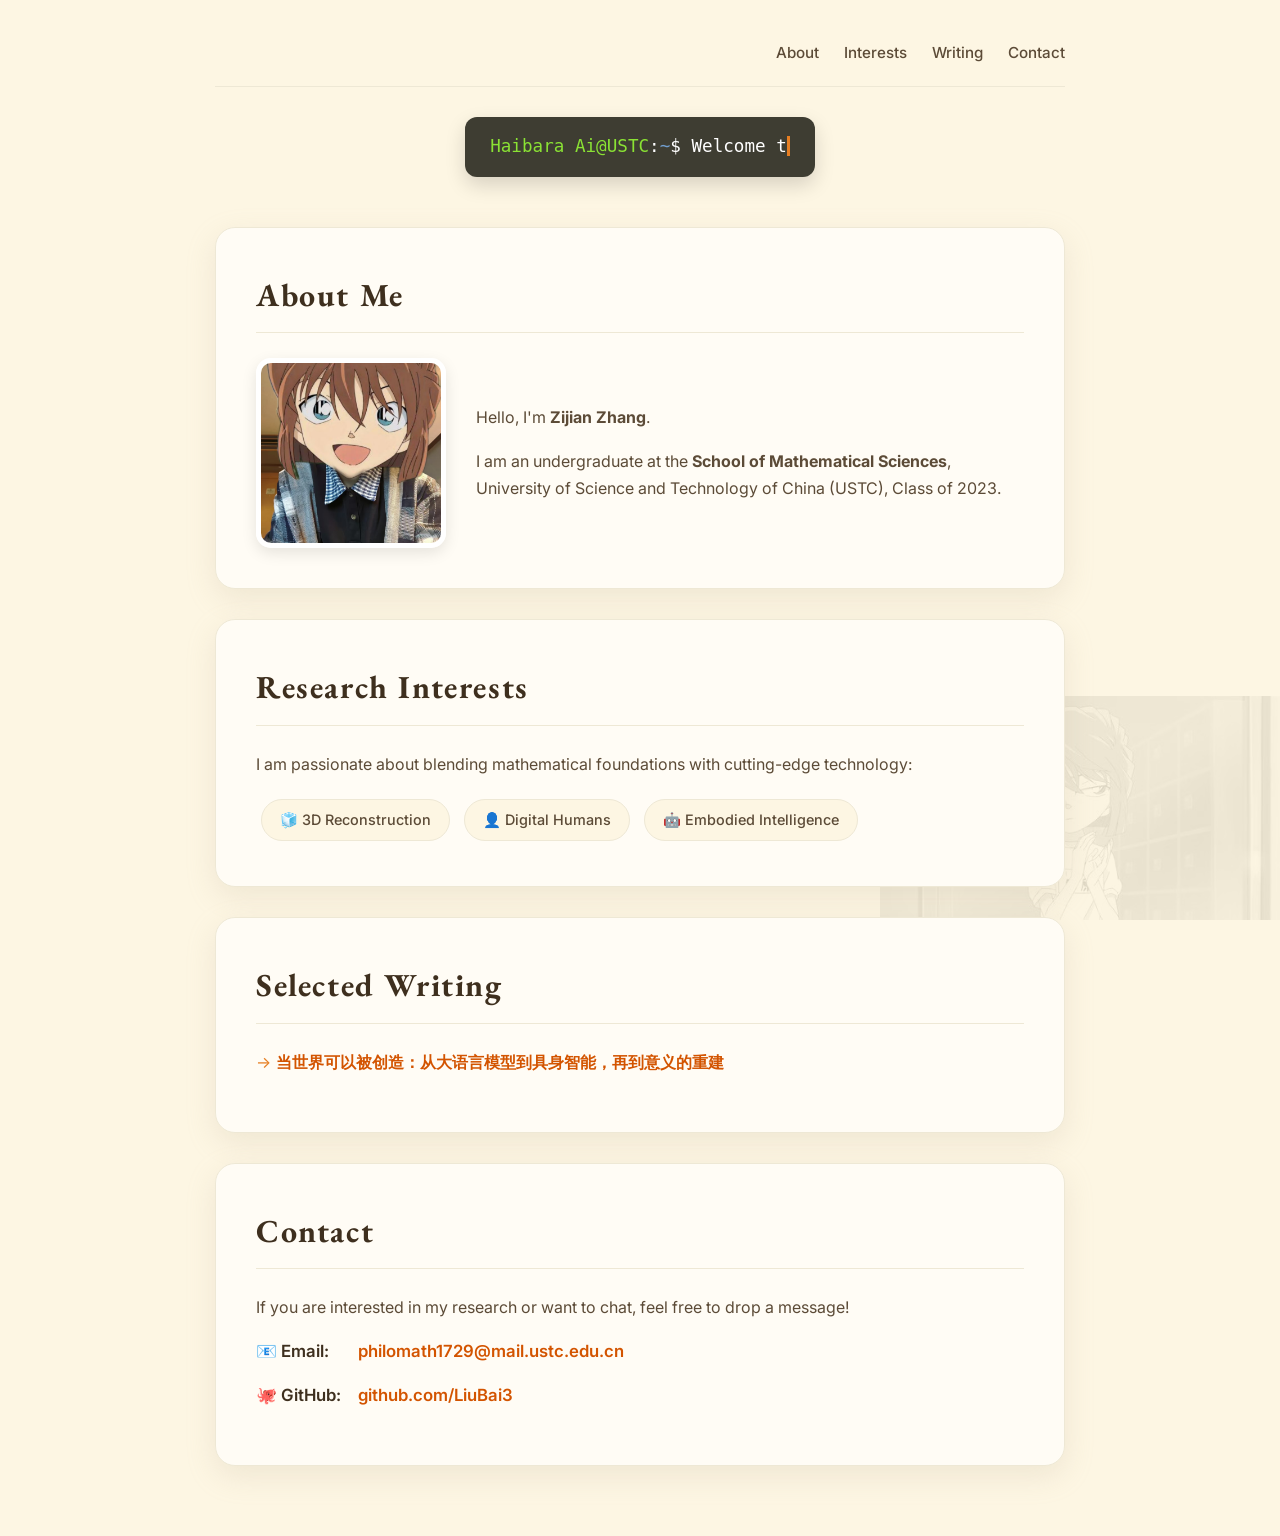
<file: index.html>
<!DOCTYPE html>
<html lang="en">
<head>
    <meta charset="UTF-8">
    <meta name="viewport" content="width=device-width, initial-scale=1.0">
    <title>Zijian Zhang</title>
    <!-- 引入 Google 字体：EB Garamond 用于标题，Inter 用于正文 -->
    <link href="https://fonts.googleapis.com/css2?family=EB+Garamond:ital,wght@0,400..800;1,400..800&family=Inter:wght@300;400;600&display=swap" rel="stylesheet">
    <style>
        /* --- 1. 核心颜色与变量定义 --- */
        :root {
            --bg-color: #fdf6e3;       /* 温暖的米金底色 */
            --card-bg: #fffcf5;        /* 更亮的奶油白卡片色 */
            --text-color: #5c4b37;     /* 深褐色正文 */
            --header-color: #3e2f1e;   /* 标题深咖色 */
            --accent-color: #e67e22;   /* 橙色光标/装饰 */
            --link-color: #d35400;     /* 链接橙色 */
            --border-color: #eee8d5;   /* 浅色边框 */
            --shadow: 0 10px 30px rgba(184, 172, 145, 0.2); /* 柔和暖色阴影 */
        }

        /* --- 2. 基础页面设置 --- */
        html {
            scroll-behavior: smooth;   /* 启用平滑滚动特效 */
        }

        body {
            font-family: 'Inter', -apple-system, sans-serif;
            background-color: var(--bg-color);
            color: var(--text-color);
            line-height: 1.7;
            max-width: 850px;
            margin: 0 auto;
            padding: 20px 20px 40px 20px; /* 调整顶部间距以适配导航栏 */
            transition: all 0.3s ease;
        }

        /* --- 3. 导航栏样式 --- */
        .navbar {
            display: flex;
            justify-content: flex-end;
            gap: 25px;
            padding: 20px 0;
            margin-bottom: 30px;
            border-bottom: 1px solid var(--border-color);
        }

        .navbar a {
            color: var(--text-color);
            font-weight: 500;
            font-size: 0.95em;
            transition: color 0.2s ease;
        }

        .navbar a:hover {
            color: var(--link-color);
            text-decoration: none;
        }

        /* --- 4. 终端打字机特效区域 --- */
        header {
            margin-bottom: 50px;
            text-align: center;
        }

        .terminal-container {
            display: inline-block;
            background-color: #3e3d32; /* 经典深色终端背景 */
            color: #f8f8f2;
            font-family: 'Ubuntu Mono', 'DejaVu Sans Mono', 'Liberation Mono', 'Courier New', monospace;
            padding: 15px 25px;
            border-radius: 12px;
            box-shadow: 0 8px 20px rgba(0,0,0,0.15);
            font-size: 1.1em;
            text-align: left;
        }

        .terminal-user,
        .terminal-host {
            color: #8ae234; /* 终端经典绿色 */
        }

        .terminal-separator {
            color: #ffffff; /* 冒号和美元符号白色 */
        }

        .terminal-tilde {
            color: #729fcf; /* ~ 蓝色 */
        }

        .terminal-text {
            color: #ffffff; /* welcome 信息白色 */
            border-right: 3px solid var(--accent-color);
            animation: blink-caret .75s step-end infinite;
            white-space: pre-wrap;
        }

        @keyframes blink-caret {
            from, to { border-color: transparent }
            50% { border-color: var(--accent-color); }
        }

        /* --- 5. 模块卡片化设计 --- */
        section {
            background-color: var(--card-bg);
            border: 1px solid var(--border-color);
            border-radius: 20px; /* 圆润的长方形卡片 */
            padding: 40px;
            margin-bottom: 30px;
            box-shadow: var(--shadow);
            transition: transform 0.3s ease, box-shadow 0.3s ease;
        }

        /* 鼠标悬停卡片稍微浮起 */
        section:hover {
            transform: translateY(-5px);
            box-shadow: 0 15px 35px rgba(184, 172, 145, 0.3);
        }

        h2 {
            font-family: 'EB Garamond', serif;
            font-size: 2em;
            color: var(--header-color);
            margin-top: 0;
            margin-bottom: 25px;
            border-bottom: 1px solid var(--border-color);
            padding-bottom: 10px;
            letter-spacing: 0.05em;
        }

        /* --- 6. 个人照片布局 --- */
        .profile-container {
            display: flex;
            align-items: center;
            gap: 30px;
            flex-wrap: wrap;
        }

        .profile-pic {
            width: 180px;
            height: 180px;
            border-radius: 15px; /* 柔和的方圆角 */
            object-fit: cover;
            border: 5px solid #fff;
            box-shadow: 0 5px 15px rgba(0,0,0,0.1);
        }

        .intro-text {
            flex: 1;
            min-width: 250px;
        }

        /* --- 7. 列表与交互元素 --- */
        ul {
            list-style: none;
            padding: 0;
        }

        .interest-item {
            display: inline-block;
            background-color: var(--bg-color);
            margin: 5px;
            padding: 8px 18px;
            border-radius: 30px;
            font-size: 0.9em;
            border: 1px solid var(--border-color);
            font-weight: 500;
        }

        .blog-list li, .contact-list li {
            margin-bottom: 15px;
            position: relative;
        }

        .blog-list li {
            padding-left: 20px;
        }

        /* 自定义博客列表前缀 */
        .blog-list li::before {
            content: "→";
            position: absolute;
            left: 0;
            color: var(--accent-color);
        }

        /* 联系方式排版优化 */
        .contact-list li {
            display: flex;
            align-items: center;
            gap: 12px;
            font-size: 1.05em;
        }

        .contact-label {
            font-weight: 600;
            min-width: 90px;
            color: var(--header-color);
        }

        a {
            color: var(--link-color);
            text-decoration: none;
            font-weight: 600;
            transition: color 0.2s;
        }

        a:hover {
            color: var(--link-color);
            text-decoration: underline;
        }

        /* --- 8. 移动端适配 --- */
        @media (max-width: 600px) {
            .navbar { justify-content: center; gap: 15px; }
            .profile-container { flex-direction: column; text-align: center; }
            section { padding: 25px; }
            .terminal-container { font-size: 0.9em; width: 90%; }
            .contact-list li { flex-direction: column; align-items: flex-start; gap: 2px; }
        }

        /* --- 灰原哀背景特效 --- */
        .haibara-bg {
            position: fixed;
            bottom: -20px;    /* 稍微超出底部，增加神秘感 */
            right: 0;
            width: 400px;      /* 根据图片比例调整宽度 */
            height: 500px;
            z-index: -1;       /* 确保在所有卡片层级之下 */
            
            /* 替换为你的本地图片路径，建议使用透明背景的 PNG */
            background-image: url('haibara.png'); 
            background-repeat: no-repeat;
            background-size: contain;
            background-position: bottom right;

            /* 核心特效：让图片只保留明度信息，融入背景暖色 */
            mix-blend-mode: luminosity; 
            
            /* 初始透明度设低，保持低调 */
            opacity: 0.15; 
            
            /* 增加平滑的过渡动画 */
            transition: opacity 0.8s ease, transform 0.8s ease;
            filter: sepia(0.2) contrast(0.9); /* 稍微增加一点点复古质感 */
        }

        /* 交互特效：当用户阅读到页面底部时，或者鼠标移近时，图片稍微清晰一点 */
        body:hover .haibara-bg {
            opacity: 0.25;
            transform: translateY(-10px);
        }

        /* 适配移动端：手机上图片太大会遮挡文字，建议缩小或隐藏 */
        @media (max-width: 768px) {
            .haibara-bg {
                width: 200px;
                height: 300px;
                opacity: 0.1;
            }
        }
    </style>
</head>
<body>

    <!-- 顶部导航栏 -->
    <nav class="navbar">
        <a href="#intro">About</a>
        <a href="#interests">Interests</a>
        <a href="#blog">Writing</a>
        <a href="#contact">Contact</a>
    </nav>

    <header>
        <!-- 终端风格头部 -->
        <div class="terminal-container">
            <span class="terminal-user">Haibara Ai@</span><span class="terminal-separator"></span><span class="terminal-host">USTC</span><span class="terminal-separator">:</span><span class="terminal-tilde">~</span><span class="terminal-separator">$</span> 
            <span class="terminal-text" id="typewriter"></span>
        </div>
    </header>

    <main>
        <!-- 简介模块 -->
        <section id="intro">
            <h2>About Me</h2>
            <div class="profile-container">
                <img src="me.jpg" alt="Zijian Zhang" class="profile-pic">
                <div class="intro-text">
                    <p>Hello, I'm <strong>Zijian Zhang</strong>.</p>
                    <p>I am an undergraduate at the <strong>School of Mathematical Sciences</strong>, University of Science and Technology of China (USTC), Class of 2023.</p>
                </div>
            </div>
        </section>

        <!-- 兴趣模块 -->
        <section id="interests">
            <h2>Research Interests</h2>
            <p>I am passionate about blending mathematical foundations with cutting-edge technology:</p>
            <div>
                
                <span class="interest-item">🧊 3D Reconstruction</span>
                <span class="interest-item">👤 Digital Humans</span>
                <span class="interest-item">🤖 Embodied Intelligence</span>
            </div>
        </section>

        <!-- 博客模块 -->
        <section id="blog">
            <h2>Selected Writing</h2>
            <ul class="blog-list">
                <li>
                    <a href="blog1.html" target="_blank">当世界可以被创造：从大语言模型到具身智能，再到意义的重建</a>
                </li>
                <!-- 预留位置添加更多文章 -->
            </ul>
        </section>

        <!-- 联系方式模块 -->
        <section id="contact">
            <h2>Contact</h2>
            <p>If you are interested in my research or want to chat, feel free to drop a message!</p>
            <ul class="contact-list">
                <li>
                    <span class="contact-label">📧 Email:</span>
                    <a href="mailto:philomath1729@mail.ustc.edu.cn">philomath1729@mail.ustc.edu.cn</a>
                </li>
                <li>
                    <span class="contact-label">🐙 GitHub:</span>
                    <a href="https://github.com/liubai3" target="_blank">github.com/LiuBai3</a>
                </li>
                
            </ul>
        </section>
    </main>

    <!-- 灰原哀背景图片占位（可根据样式中的注释替换路径） -->
    <div class="haibara-bg"></div>

    <script>
        // --- 终端打字机特效逻辑 ---
        const textToType = "Welcome to Zijian's Homepage!"; // 你想要显示的命令内容
        const typewriterElement = document.getElementById('typewriter');
        let i = 0;

        function typeWriter() {
            if (i < textToType.length) {
                typewriterElement.innerHTML += textToType.charAt(i);
                i++;
                setTimeout(typeWriter, 100); // 控制打字速度
            }
        }

        // 页面加载完成后触发动画
        window.onload = function() {
            setTimeout(typeWriter, 600); 
        };
    </script>
</body>
</html>
</file>
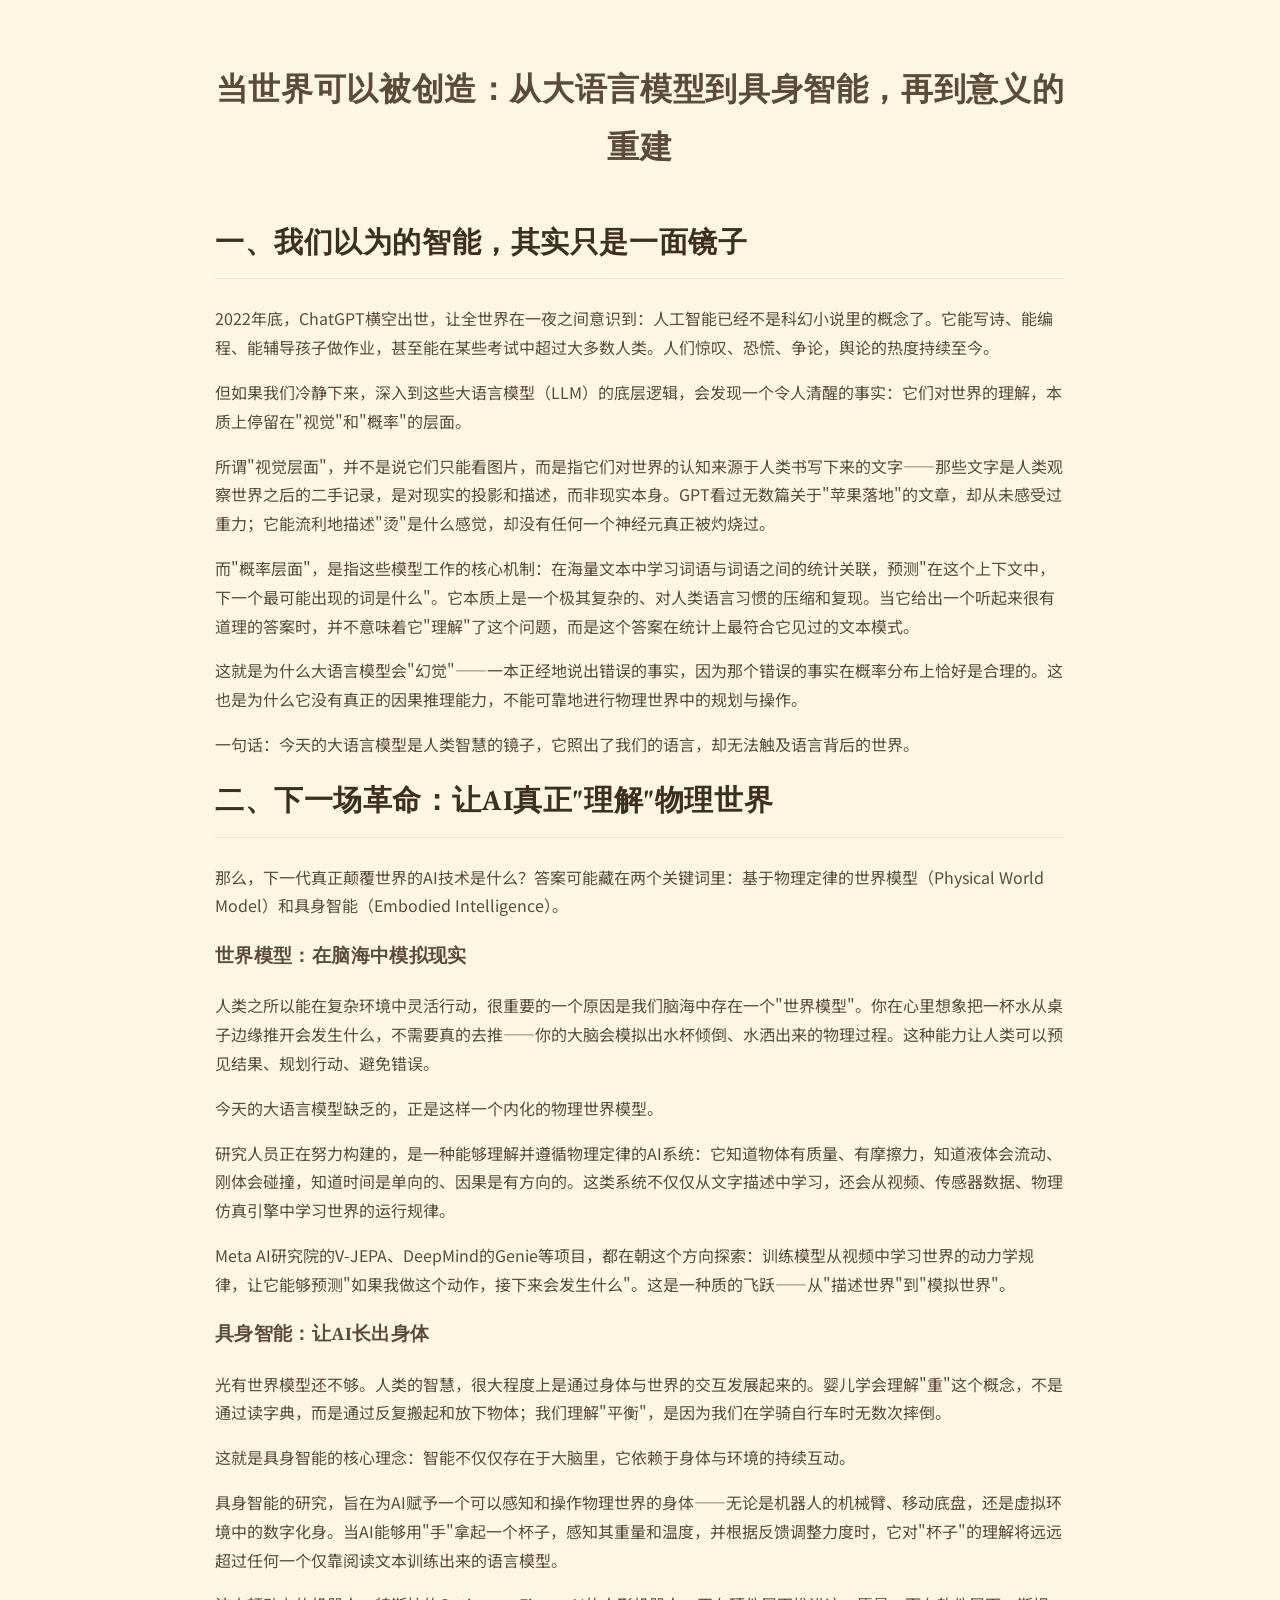
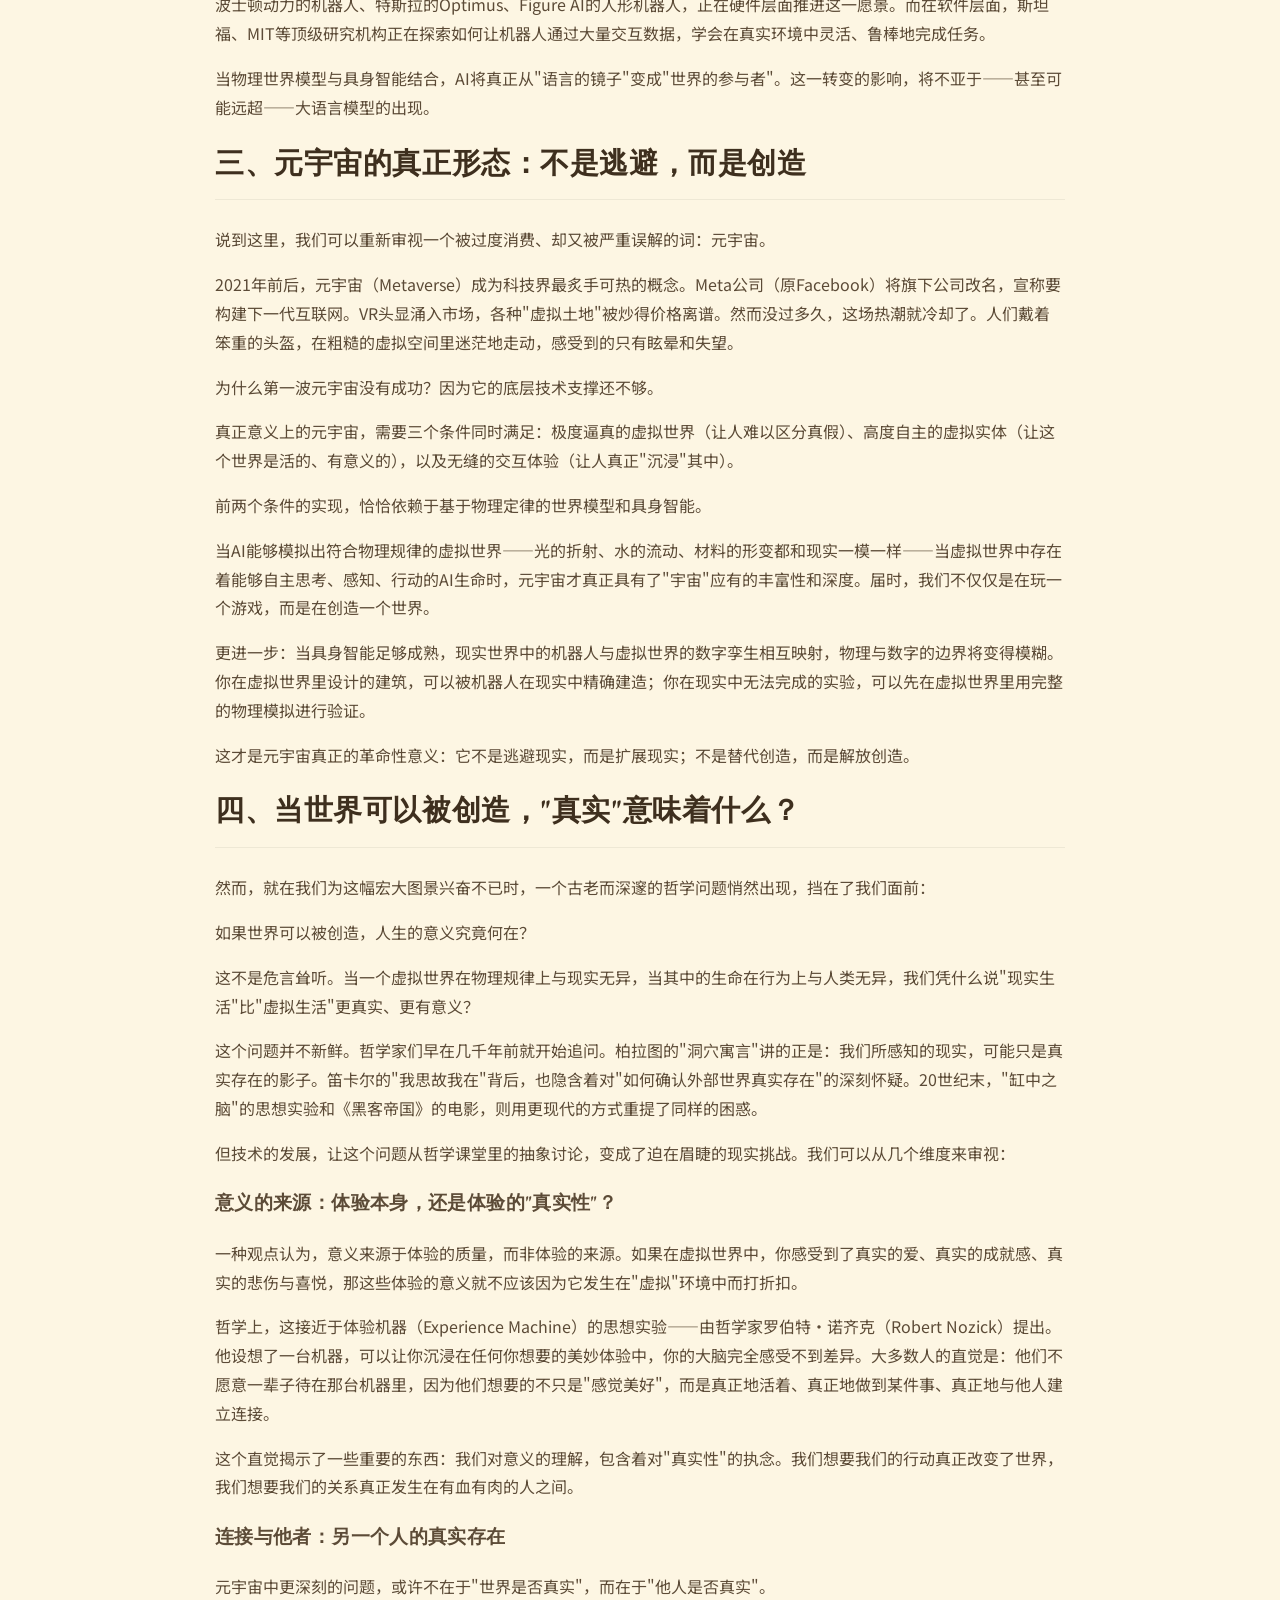
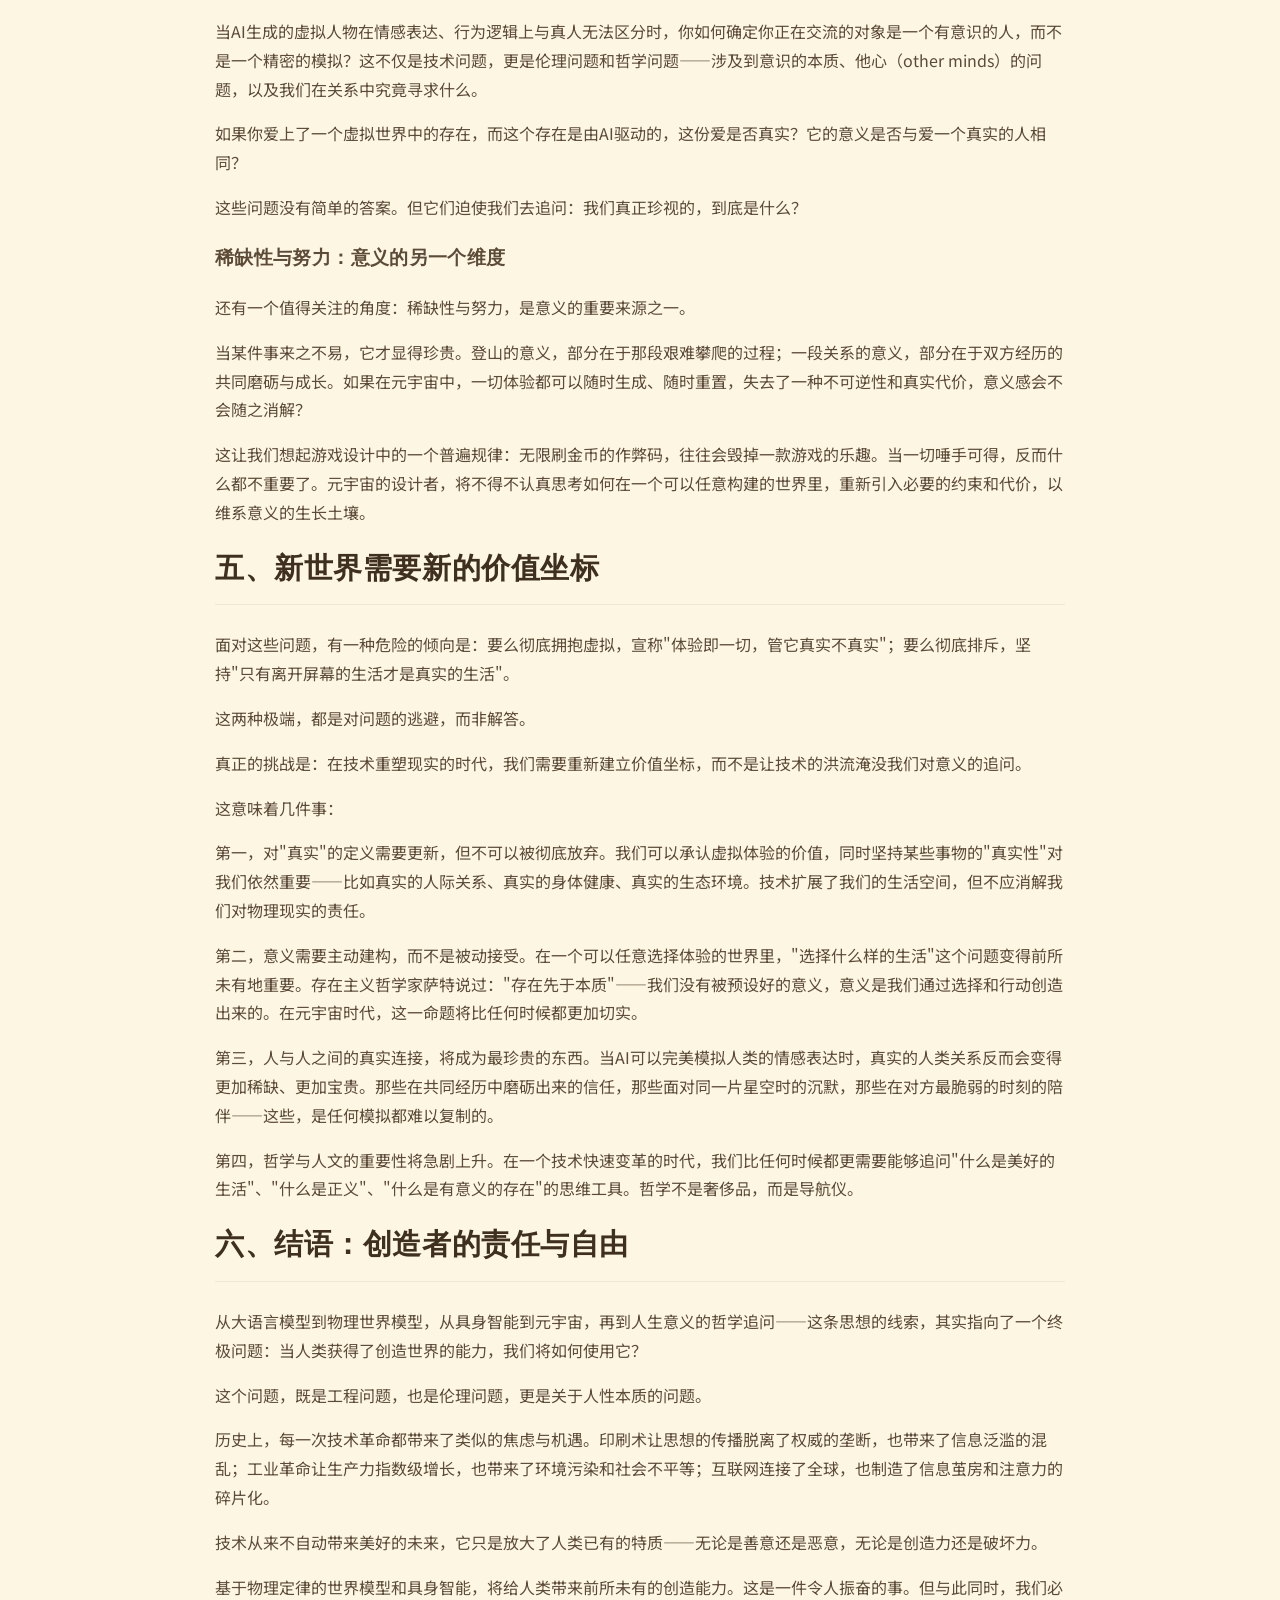
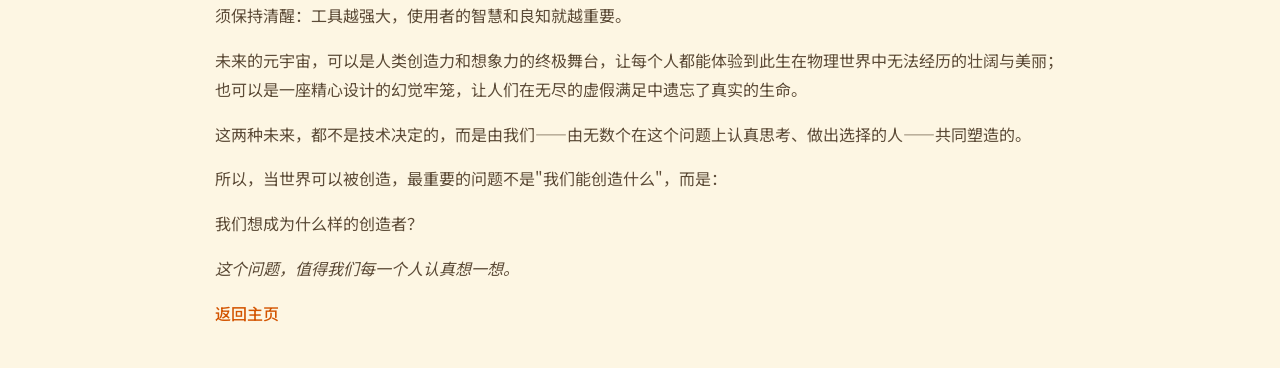
<file: blog1.html>
<!DOCTYPE html>
<html lang="zh-CN">
<head>
    <meta charset="UTF-8">
    <meta name="viewport" content="width=device-width, initial-scale=1.0">
    <title>当世界可以被创造：从大语言模型到具身智能，再到意义的重建</title>
    <link rel="stylesheet" href="style.css">
</head>
<body>
    <header>
        <h1>当世界可以被创造：从大语言模型到具身智能，再到意义的重建</h1>
    </header>
    <main>
        <article>

            <h2>一、我们以为的智能，其实只是一面镜子</h2>

            <p>2022年底，ChatGPT横空出世，让全世界在一夜之间意识到：人工智能已经不是科幻小说里的概念了。它能写诗、能编程、能辅导孩子做作业，甚至能在某些考试中超过大多数人类。人们惊叹、恐慌、争论，舆论的热度持续至今。</p>

            <p>但如果我们冷静下来，深入到这些大语言模型（LLM）的底层逻辑，会发现一个令人清醒的事实：它们对世界的理解，本质上停留在"视觉"和"概率"的层面。</p>

            <p>所谓"视觉层面"，并不是说它们只能看图片，而是指它们对世界的认知来源于人类书写下来的文字——那些文字是人类观察世界之后的二手记录，是对现实的投影和描述，而非现实本身。GPT看过无数篇关于"苹果落地"的文章，却从未感受过重力；它能流利地描述"烫"是什么感觉，却没有任何一个神经元真正被灼烧过。</p>

            <p>而"概率层面"，是指这些模型工作的核心机制：在海量文本中学习词语与词语之间的统计关联，预测"在这个上下文中，下一个最可能出现的词是什么"。它本质上是一个极其复杂的、对人类语言习惯的压缩和复现。当它给出一个听起来很有道理的答案时，并不意味着它"理解"了这个问题，而是这个答案在统计上最符合它见过的文本模式。</p>

            <p>这就是为什么大语言模型会"幻觉"——一本正经地说出错误的事实，因为那个错误的事实在概率分布上恰好是合理的。这也是为什么它没有真正的因果推理能力，不能可靠地进行物理世界中的规划与操作。</p>

            <p>一句话：今天的大语言模型是人类智慧的镜子，它照出了我们的语言，却无法触及语言背后的世界。</p>

            <h2>二、下一场革命：让AI真正"理解"物理世界</h2>

            <p>那么，下一代真正颠覆世界的AI技术是什么？答案可能藏在两个关键词里：基于物理定律的世界模型（Physical World Model）和具身智能（Embodied Intelligence）。</p>

            <h3>世界模型：在脑海中模拟现实</h3>

            <p>人类之所以能在复杂环境中灵活行动，很重要的一个原因是我们脑海中存在一个"世界模型"。你在心里想象把一杯水从桌子边缘推开会发生什么，不需要真的去推——你的大脑会模拟出水杯倾倒、水洒出来的物理过程。这种能力让人类可以预见结果、规划行动、避免错误。</p>

            <p>今天的大语言模型缺乏的，正是这样一个内化的物理世界模型。</p>

            <p>研究人员正在努力构建的，是一种能够理解并遵循物理定律的AI系统：它知道物体有质量、有摩擦力，知道液体会流动、刚体会碰撞，知道时间是单向的、因果是有方向的。这类系统不仅仅从文字描述中学习，还会从视频、传感器数据、物理仿真引擎中学习世界的运行规律。</p>

            <p>Meta AI研究院的V-JEPA、DeepMind的Genie等项目，都在朝这个方向探索：训练模型从视频中学习世界的动力学规律，让它能够预测"如果我做这个动作，接下来会发生什么"。这是一种质的飞跃——从"描述世界"到"模拟世界"。</p>

            <h3>具身智能：让AI长出身体</h3>

            <p>光有世界模型还不够。人类的智慧，很大程度上是通过身体与世界的交互发展起来的。婴儿学会理解"重"这个概念，不是通过读字典，而是通过反复搬起和放下物体；我们理解"平衡"，是因为我们在学骑自行车时无数次摔倒。</p>

            <p>这就是具身智能的核心理念：智能不仅仅存在于大脑里，它依赖于身体与环境的持续互动。</p>

            <p>具身智能的研究，旨在为AI赋予一个可以感知和操作物理世界的身体——无论是机器人的机械臂、移动底盘，还是虚拟环境中的数字化身。当AI能够用"手"拿起一个杯子，感知其重量和温度，并根据反馈调整力度时，它对"杯子"的理解将远远超过任何一个仅靠阅读文本训练出来的语言模型。</p>

            <p>波士顿动力的机器人、特斯拉的Optimus、Figure AI的人形机器人，正在硬件层面推进这一愿景。而在软件层面，斯坦福、MIT等顶级研究机构正在探索如何让机器人通过大量交互数据，学会在真实环境中灵活、鲁棒地完成任务。</p>

            <p>当物理世界模型与具身智能结合，AI将真正从"语言的镜子"变成"世界的参与者"。这一转变的影响，将不亚于——甚至可能远超——大语言模型的出现。</p>

            <h2>三、元宇宙的真正形态：不是逃避，而是创造</h2>

            <p>说到这里，我们可以重新审视一个被过度消费、却又被严重误解的词：元宇宙。</p>

            <p>2021年前后，元宇宙（Metaverse）成为科技界最炙手可热的概念。Meta公司（原Facebook）将旗下公司改名，宣称要构建下一代互联网。VR头显涌入市场，各种"虚拟土地"被炒得价格离谱。然而没过多久，这场热潮就冷却了。人们戴着笨重的头盔，在粗糙的虚拟空间里迷茫地走动，感受到的只有眩晕和失望。</p>

            <p>为什么第一波元宇宙没有成功？因为它的底层技术支撑还不够。</p>

            <p>真正意义上的元宇宙，需要三个条件同时满足：极度逼真的虚拟世界（让人难以区分真假）、高度自主的虚拟实体（让这个世界是活的、有意义的），以及无缝的交互体验（让人真正"沉浸"其中）。</p>

            <p>前两个条件的实现，恰恰依赖于基于物理定律的世界模型和具身智能。</p>

            <p>当AI能够模拟出符合物理规律的虚拟世界——光的折射、水的流动、材料的形变都和现实一模一样——当虚拟世界中存在着能够自主思考、感知、行动的AI生命时，元宇宙才真正具有了"宇宙"应有的丰富性和深度。届时，我们不仅仅是在玩一个游戏，而是在创造一个世界。</p>

            <p>更进一步：当具身智能足够成熟，现实世界中的机器人与虚拟世界的数字孪生相互映射，物理与数字的边界将变得模糊。你在虚拟世界里设计的建筑，可以被机器人在现实中精确建造；你在现实中无法完成的实验，可以先在虚拟世界里用完整的物理模拟进行验证。</p>

            <p>这才是元宇宙真正的革命性意义：它不是逃避现实，而是扩展现实；不是替代创造，而是解放创造。</p>

            <h2>四、当世界可以被创造，"真实"意味着什么？</h2>

            <p>然而，就在我们为这幅宏大图景兴奋不已时，一个古老而深邃的哲学问题悄然出现，挡在了我们面前：</p>

            <p>如果世界可以被创造，人生的意义究竟何在？</p>

            <p>这不是危言耸听。当一个虚拟世界在物理规律上与现实无异，当其中的生命在行为上与人类无异，我们凭什么说"现实生活"比"虚拟生活"更真实、更有意义？</p>

            <p>这个问题并不新鲜。哲学家们早在几千年前就开始追问。柏拉图的"洞穴寓言"讲的正是：我们所感知的现实，可能只是真实存在的影子。笛卡尔的"我思故我在"背后，也隐含着对"如何确认外部世界真实存在"的深刻怀疑。20世纪末，"缸中之脑"的思想实验和《黑客帝国》的电影，则用更现代的方式重提了同样的困惑。</p>

            <p>但技术的发展，让这个问题从哲学课堂里的抽象讨论，变成了迫在眉睫的现实挑战。我们可以从几个维度来审视：</p>

            <h3>意义的来源：体验本身，还是体验的"真实性"？</h3>

            <p>一种观点认为，意义来源于体验的质量，而非体验的来源。如果在虚拟世界中，你感受到了真实的爱、真实的成就感、真实的悲伤与喜悦，那这些体验的意义就不应该因为它发生在"虚拟"环境中而打折扣。</p>

            <p>哲学上，这接近于体验机器（Experience Machine）的思想实验——由哲学家罗伯特·诺齐克（Robert Nozick）提出。他设想了一台机器，可以让你沉浸在任何你想要的美妙体验中，你的大脑完全感受不到差异。大多数人的直觉是：他们不愿意一辈子待在那台机器里，因为他们想要的不只是"感觉美好"，而是真正地活着、真正地做到某件事、真正地与他人建立连接。</p>

            <p>这个直觉揭示了一些重要的东西：我们对意义的理解，包含着对"真实性"的执念。我们想要我们的行动真正改变了世界，我们想要我们的关系真正发生在有血有肉的人之间。</p>

            <h3>连接与他者：另一个人的真实存在</h3>

            <p>元宇宙中更深刻的问题，或许不在于"世界是否真实"，而在于"他人是否真实"。</p>

            <p>当AI生成的虚拟人物在情感表达、行为逻辑上与真人无法区分时，你如何确定你正在交流的对象是一个有意识的人，而不是一个精密的模拟？这不仅是技术问题，更是伦理问题和哲学问题——涉及到意识的本质、他心（other minds）的问题，以及我们在关系中究竟寻求什么。</p>

            <p>如果你爱上了一个虚拟世界中的存在，而这个存在是由AI驱动的，这份爱是否真实？它的意义是否与爱一个真实的人相同？</p>

            <p>这些问题没有简单的答案。但它们迫使我们去追问：我们真正珍视的，到底是什么？</p>

            <h3>稀缺性与努力：意义的另一个维度</h3>

            <p>还有一个值得关注的角度：稀缺性与努力，是意义的重要来源之一。</p>

            <p>当某件事来之不易，它才显得珍贵。登山的意义，部分在于那段艰难攀爬的过程；一段关系的意义，部分在于双方经历的共同磨砺与成长。如果在元宇宙中，一切体验都可以随时生成、随时重置，失去了一种不可逆性和真实代价，意义感会不会随之消解？</p>

            <p>这让我们想起游戏设计中的一个普遍规律：无限刷金币的作弊码，往往会毁掉一款游戏的乐趣。当一切唾手可得，反而什么都不重要了。元宇宙的设计者，将不得不认真思考如何在一个可以任意构建的世界里，重新引入必要的约束和代价，以维系意义的生长土壤。</p>

            <h2>五、新世界需要新的价值坐标</h2>

            <p>面对这些问题，有一种危险的倾向是：要么彻底拥抱虚拟，宣称"体验即一切，管它真实不真实"；要么彻底排斥，坚持"只有离开屏幕的生活才是真实的生活"。</p>

            <p>这两种极端，都是对问题的逃避，而非解答。</p>

            <p>真正的挑战是：在技术重塑现实的时代，我们需要重新建立价值坐标，而不是让技术的洪流淹没我们对意义的追问。</p>

            <p>这意味着几件事：</p>

            <p>第一，对"真实"的定义需要更新，但不可以被彻底放弃。我们可以承认虚拟体验的价值，同时坚持某些事物的"真实性"对我们依然重要——比如真实的人际关系、真实的身体健康、真实的生态环境。技术扩展了我们的生活空间，但不应消解我们对物理现实的责任。</p>

            <p>第二，意义需要主动建构，而不是被动接受。在一个可以任意选择体验的世界里，"选择什么样的生活"这个问题变得前所未有地重要。存在主义哲学家萨特说过："存在先于本质"——我们没有被预设好的意义，意义是我们通过选择和行动创造出来的。在元宇宙时代，这一命题将比任何时候都更加切实。</p>

            <p>第三，人与人之间的真实连接，将成为最珍贵的东西。当AI可以完美模拟人类的情感表达时，真实的人类关系反而会变得更加稀缺、更加宝贵。那些在共同经历中磨砺出来的信任，那些面对同一片星空时的沉默，那些在对方最脆弱的时刻的陪伴——这些，是任何模拟都难以复制的。</p>

            <p>第四，哲学与人文的重要性将急剧上升。在一个技术快速变革的时代，我们比任何时候都更需要能够追问"什么是美好的生活"、"什么是正义"、"什么是有意义的存在"的思维工具。哲学不是奢侈品，而是导航仪。</p>

            <h2>六、结语：创造者的责任与自由</h2>

            <p>从大语言模型到物理世界模型，从具身智能到元宇宙，再到人生意义的哲学追问——这条思想的线索，其实指向了一个终极问题：当人类获得了创造世界的能力，我们将如何使用它？</p>

            <p>这个问题，既是工程问题，也是伦理问题，更是关于人性本质的问题。</p>

            <p>历史上，每一次技术革命都带来了类似的焦虑与机遇。印刷术让思想的传播脱离了权威的垄断，也带来了信息泛滥的混乱；工业革命让生产力指数级增长，也带来了环境污染和社会不平等；互联网连接了全球，也制造了信息茧房和注意力的碎片化。</p>

            <p>技术从来不自动带来美好的未来，它只是放大了人类已有的特质——无论是善意还是恶意，无论是创造力还是破坏力。</p>

            <p>基于物理定律的世界模型和具身智能，将给人类带来前所未有的创造能力。这是一件令人振奋的事。但与此同时，我们必须保持清醒：工具越强大，使用者的智慧和良知就越重要。</p>

            <p>未来的元宇宙，可以是人类创造力和想象力的终极舞台，让每个人都能体验到此生在物理世界中无法经历的壮阔与美丽；也可以是一座精心设计的幻觉牢笼，让人们在无尽的虚假满足中遗忘了真实的生命。</p>

            <p>这两种未来，都不是技术决定的，而是由我们——由无数个在这个问题上认真思考、做出选择的人——共同塑造的。</p>

            <p>所以，当世界可以被创造，最重要的问题不是"我们能创造什么"，而是：</p>

            <p>我们想成为什么样的创造者？</p>

            <p><em>这个问题，值得我们每一个人认真想一想。</em></p>

        </article>
        <a href="index.html">返回主页</a>
    </main>
</body>
</html>
</file>
<file: style.css>
/* 引入 Google Fonts */
@import url('https://fonts.googleapis.com/css2?family=EB+Garamond:ital,wght@0,400..800;1,400..800&family=Noto+Sans+SC:wght@300;400;500;700&display=swap');

:root {
    /* 背景色：柔和的米金 */
    --bg-color: #fdf6e3;       
    /* 卡片色：更明亮的奶油白，产生色差 */
    --card-bg: #fffcf5;        
    --text-color: #5c4b37;     
    --header-color: #3e2f1e;   
    --accent-color: #e67e22;   
    --link-color: #d35400;     
    --border-color: #eee8d5;   /* 极浅的分割线 */
    --shadow-color: rgba(184, 172, 145, 0.2); /* 暖褐色阴影 */
}

body {
    /* 默认字体组合 */
    font-family: 'Noto Sans SC', "PingFang SC", sans-serif;
    background-color: var(--bg-color);
    color: var(--text-color);
    line-height: 1.8;
    max-width: 850px;
    margin: 0 auto;
    padding: 40px 20px;
}

/* 标题字体采用优雅的 EB Garamond */
h1, h2, h3 {
    font-family: 'EB Garamond', serif;
    letter-spacing: 0.02em;
}

header {
    margin-bottom: 40px;
    text-align: center;
}

/* --- 卡片化模块 --- */
section {
    background-color: var(--card-bg);
    border-radius: 16px; /* 圆润的边角 */
    padding: 40px;
    margin-bottom: 30px;
    border: 1px solid var(--border-color);
    /* 软阴影增加悬浮感 */
    box-shadow: 0 10px 30px var(--shadow-color);
    transition: transform 0.3s ease, box-shadow 0.3s ease;
}

section:hover {
    transform: translateY(-4px); /* 悬浮交互 */
    box-shadow: 0 15px 35px rgba(184, 172, 145, 0.3);
}

h2 {
    font-size: 1.8em;
    color: var(--header-color);
    margin-top: 0;
    margin-bottom: 25px;
    border-bottom: 1px solid var(--border-color);
    padding-bottom: 10px;
    display: block;
}

/* --- 终端打字特效 --- */
.terminal-container {
    display: inline-block;
    background-color: #3e3d32; /* 暖灰黑色 */
    color: #f8f8f2;
    font-family: 'Fira Code', 'Courier New', monospace;
    padding: 12px 24px;
    border-radius: 10px;
    box-shadow: 0 5px 15px rgba(0,0,0,0.1);
    font-size: 1em;
}

.terminal-text {
    color: #a6e22e; /* 经典的终端绿 */
    border-right: 3px solid var(--accent-color);
    animation: blink-caret .75s step-end infinite;
    white-space: pre-wrap; /* 支持空格 */
}

@keyframes blink-caret {
    from, to { border-color: transparent }
    50% { border-color: var(--accent-color); }
}

/* --- 图片样式 --- */
.profile-pic-container {
    float: right; /* 让图片浮动在文字右侧，增加排版灵活性 */
    margin-left: 25px;
    margin-bottom: 15px;
}

.profile-pic {
    width: 160px;
    height: 160px;
    border-radius: 12px; /* 稍微方正一点的圆角 */
    border: 4px solid #fff;
    box-shadow: 0 4px 12px var(--shadow-color);
    object-fit: cover;
}

/* --- 列表处理 --- */
ul {
    padding: 0;
}

/* 卡片内的子列表（兴趣点） */
#interests ul li {
    display: inline-block;
    background-color: var(--bg-color);
    margin: 5px;
    padding: 5px 15px;
    border-radius: 20px;
    font-size: 0.95em;
    border: 1px solid var(--border-color);
}

/* 博客链接样式 */
#blog ul li {
    margin-bottom: 12px;
}

a {
    color: var(--link-color);
    text-decoration: none;
    font-weight: 500;
    transition: 0.2s;
}

a:hover {
    color: var(--link-hover-color);
    text-shadow: 0 0 1px var(--link-hover-color);
}

/* 响应式：小屏下图片居中，取消浮动 */
@media (max-width: 600px) {
    .profile-pic-container {
        float: none;
        margin: 0 0 20px 0;
        text-align: center;
    }
    section { padding: 25px; }
}

/* --- 灰原哀背景特效 --- */
.haibara-bg {
    position: fixed;
    bottom: -20px;     /* 稍微超出底部，增加神秘感 */
    right: 0;
    width: 400px;      /* 根据图片比例调整宽度 */
    height: 500px;
    z-index: -1;       /* 确保在所有卡片层级之下 */
    
    /* 替换为你的本地图片路径，建议使用透明背景的 PNG */
    background-image: url('haibara.png'); 
    background-repeat: no-repeat;
    background-size: contain;
    background-position: bottom right;

    /* 核心特效：让图片只保留明度信息，融入背景暖色 */
    mix-blend-mode: luminosity; 
    
    /* 初始透明度设低，保持低调 */
    opacity: 0.15; 
    
    /* 增加平滑的过渡动画 */
    transition: opacity 0.8s ease, transform 0.8s ease;
    filter: sepia(0.2) contrast(0.9); /* 稍微增加一点点复古质感 */
}

/* 交互特效：当用户阅读到页面底部时，或者鼠标移近时，图片稍微清晰一点 */
body:hover .haibara-bg {
    opacity: 0.25;
    transform: translateY(-10px);
}

/* 适配移动端：手机上图片太大会遮挡文字，建议缩小或隐藏 */
@media (max-width: 768px) {
    .haibara-bg {
        width: 200px;
        height: 300px;
        opacity: 0.1;
    }
}
</file>
